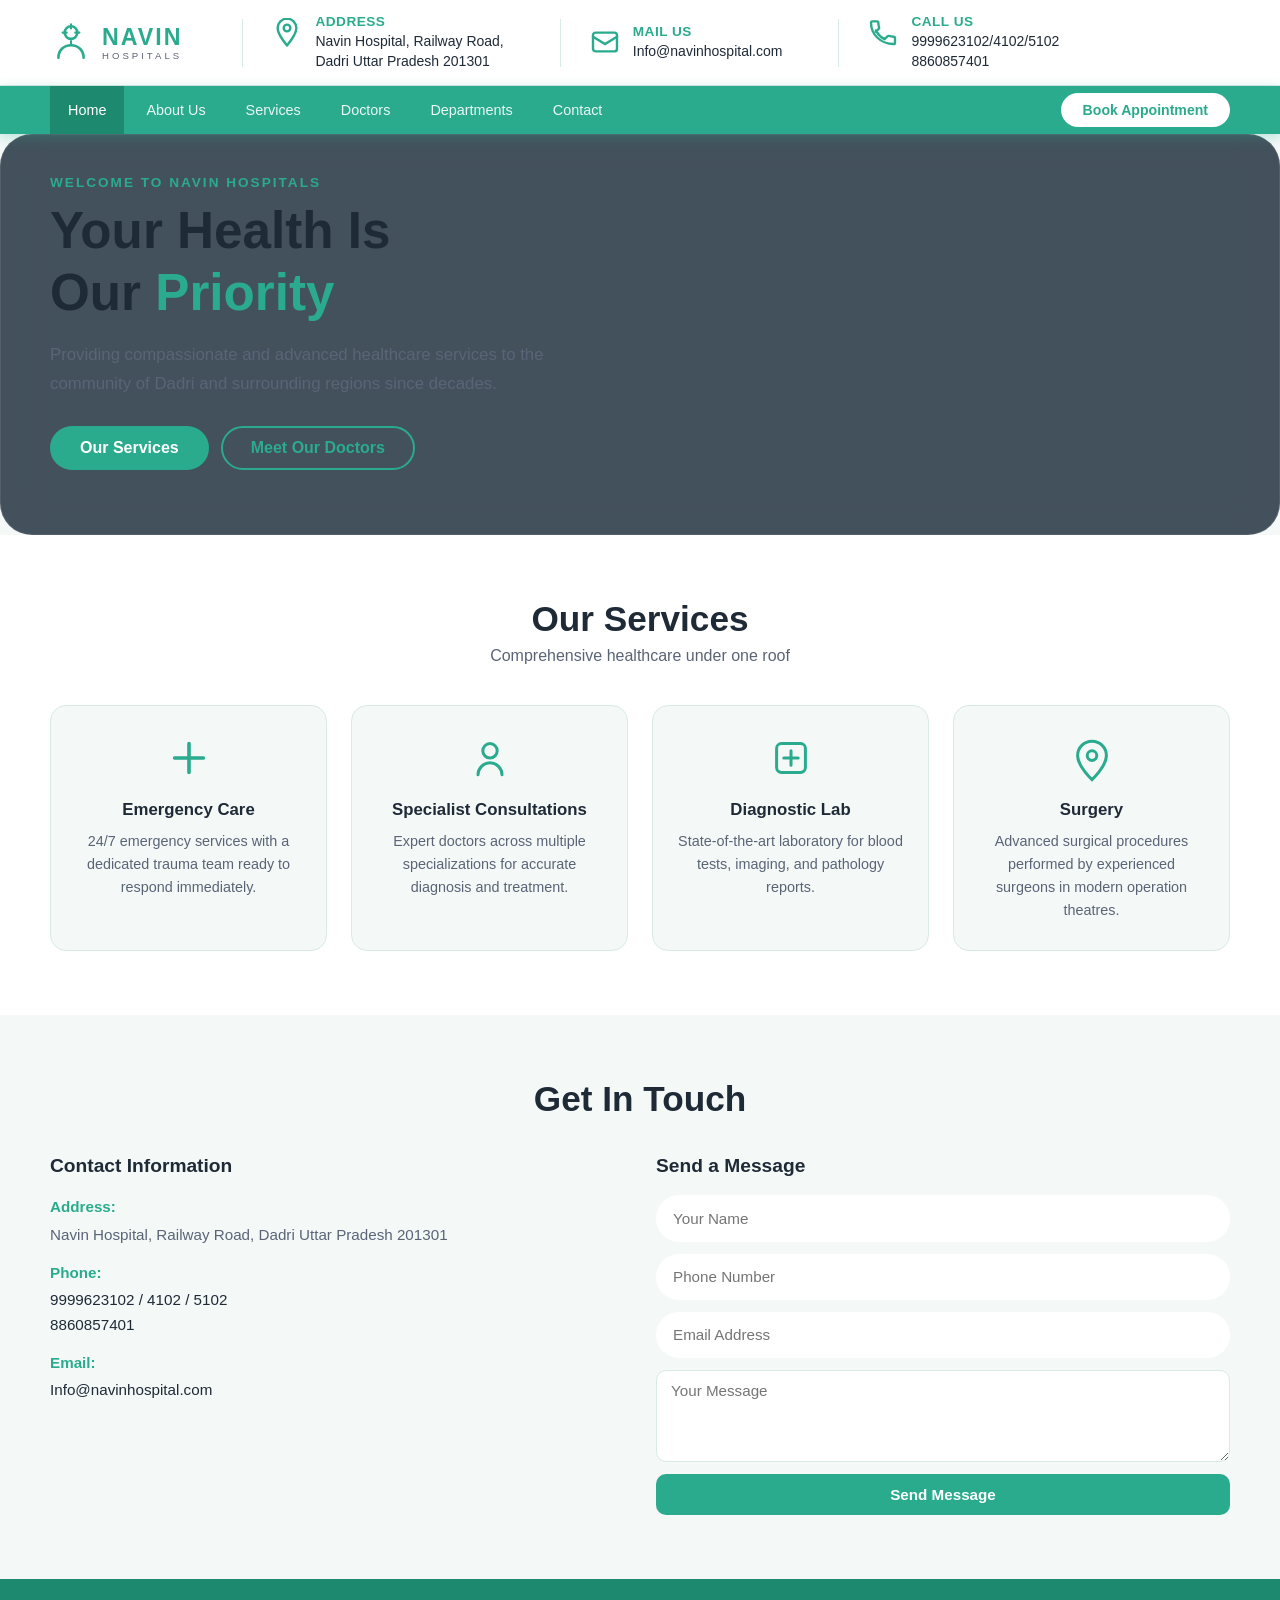
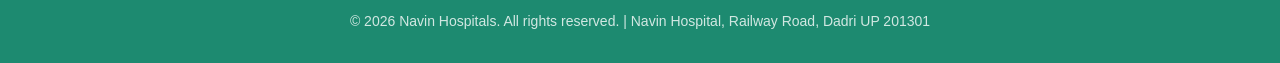
<file: index.html>
<!DOCTYPE html>
<html lang="en">
<head>
    <meta charset="UTF-8">
    <meta name="viewport" content="width=device-width, initial-scale=1.0">
    <title>Navin Hospitals</title>
    <link rel="stylesheet" href="css/style.css">
</head>
<body>

    <!-- Top Info Bar -->
    <div class="info-bar">
        <div class="container">
            <div class="info-brand">
                <div class="logo-icon">
                    <svg viewBox="0 0 40 40" fill="none" xmlns="http://www.w3.org/2000/svg" aria-hidden="true">
                        <circle cx="20" cy="12" r="6" stroke="#2aab8e" stroke-width="2.5"/>
                        <path d="M8 36c0-7 5-12 12-12s12 5 12 12" stroke="#2aab8e" stroke-width="2.5" stroke-linecap="round"/>
                        <path d="M20 4v4M20 20v4M12 12h4M24 12h4" stroke="#2aab8e" stroke-width="2" stroke-linecap="round"/>
                    </svg>
                </div>
                <div class="logo-text">
                    <span class="logo-name">NAVIN</span>
                    <span class="logo-sub">HOSPITALS</span>
                </div>
            </div>

            <div class="info-divider"></div>

            <div class="info-item">
                <div class="info-icon">
                    <svg viewBox="0 0 24 24" fill="none" xmlns="http://www.w3.org/2000/svg" aria-hidden="true">
                        <path d="M12 2C8.13 2 5 5.13 5 9c0 5.25 7 13 7 13s7-7.75 7-13c0-3.87-3.13-7-7-7z" stroke="#2aab8e" stroke-width="1.8"/>
                        <circle cx="12" cy="9" r="2.5" stroke="#2aab8e" stroke-width="1.8"/>
                    </svg>
                </div>
                <div class="info-content">
                    <strong>Address</strong>
                    <span>Navin Hospital, Railway Road,<br>Dadri Uttar Pradesh 201301</span>
                </div>
            </div>

            <div class="info-divider"></div>

            <div class="info-item">
                <div class="info-icon">
                    <svg viewBox="0 0 24 24" fill="none" xmlns="http://www.w3.org/2000/svg" aria-hidden="true">
                        <rect x="3" y="5" width="18" height="14" rx="2" stroke="#2aab8e" stroke-width="1.8"/>
                        <path d="M3 8l9 5.5L21 8" stroke="#2aab8e" stroke-width="1.8" stroke-linecap="round"/>
                    </svg>
                </div>
                <div class="info-content">
                    <strong>Mail Us</strong>
                    <a href="mailto:Info@navinhospital.com">Info@navinhospital.com</a>
                </div>
            </div>

            <div class="info-divider"></div>

            <div class="info-item">
                <div class="info-icon">
                    <svg viewBox="0 0 24 24" fill="none" xmlns="http://www.w3.org/2000/svg" aria-hidden="true">
                        <path d="M6.62 10.79a15.05 15.05 0 006.59 6.59l2.2-2.2a1 1 0 011.02-.24c1.12.37 2.33.57 3.57.57a1 1 0 011 1V20a1 1 0 01-1 1C10.18 21 3 13.82 3 5a1 1 0 011-1h3.5a1 1 0 011 1c0 1.25.2 2.45.57 3.57a1 1 0 01-.25 1.02l-2.2 2.2z" stroke="#2aab8e" stroke-width="1.8" stroke-linejoin="round"/>
                    </svg>
                </div>
                <div class="info-content">
                    <strong>Call Us</strong>
                    <span>9999623102/4102/5102<br>8860857401</span>
                </div>
            </div>
        </div>
    </div>

    <!-- Navigation -->
    <nav class="main-nav">
        <div class="container nav-inner">
            <ul class="nav-links">
                <li><a href="#" class="active">Home</a></li>
                <li><a href="#">About Us</a></li>
                <li><a href="#">Services</a></li>
                <li><a href="#">Doctors</a></li>
                <li><a href="#">Departments</a></li>
                <li><a href="#">Contact</a></li>
            </ul>
            <a href="#" class="btn-appointment">Book Appointment</a>
        </div>
    </nav>

    <!-- Hero Section -->
    <section class="hero">
        <div class="container hero-content">
            <p class="hero-tagline">Welcome to Navin Hospitals</p>
            <h1>Your Health Is<br>Our <span>Priority</span></h1>
            <p class="hero-desc">Providing compassionate and advanced healthcare services to the community of Dadri and surrounding regions since decades.</p>
            <div class="hero-actions">
                <a href="#" class="btn-primary">Our Services</a>
                <a href="#" class="btn-outline">Meet Our Doctors</a>
            </div>
        </div>
    </section>

    <!-- Services Section -->
    <section class="services">
        <div class="container">
            <h2 class="section-title">Our Services</h2>
            <p class="section-subtitle">Comprehensive healthcare under one roof</p>
            <div class="services-grid">
                <div class="service-card">
                    <div class="service-icon">
                        <svg viewBox="0 0 40 40" fill="none" xmlns="http://www.w3.org/2000/svg" aria-hidden="true">
                            <path d="M20 8v24M8 20h24" stroke="#2aab8e" stroke-width="3" stroke-linecap="round"/>
                        </svg>
                    </div>
                    <h3>Emergency Care</h3>
                    <p>24/7 emergency services with a dedicated trauma team ready to respond immediately.</p>
                </div>
                <div class="service-card">
                    <div class="service-icon">
                        <svg viewBox="0 0 40 40" fill="none" xmlns="http://www.w3.org/2000/svg" aria-hidden="true">
                            <circle cx="20" cy="14" r="6" stroke="#2aab8e" stroke-width="2.5"/>
                            <path d="M10 34c0-5.5 4.5-10 10-10s10 4.5 10 10" stroke="#2aab8e" stroke-width="2.5" stroke-linecap="round"/>
                        </svg>
                    </div>
                    <h3>Specialist Consultations</h3>
                    <p>Expert doctors across multiple specializations for accurate diagnosis and treatment.</p>
                </div>
                <div class="service-card">
                    <div class="service-icon">
                        <svg viewBox="0 0 40 40" fill="none" xmlns="http://www.w3.org/2000/svg" aria-hidden="true">
                            <rect x="8" y="8" width="24" height="24" rx="4" stroke="#2aab8e" stroke-width="2.5"/>
                            <path d="M14 20h12M20 14v12" stroke="#2aab8e" stroke-width="2.5" stroke-linecap="round"/>
                        </svg>
                    </div>
                    <h3>Diagnostic Lab</h3>
                    <p>State-of-the-art laboratory for blood tests, imaging, and pathology reports.</p>
                </div>
                <div class="service-card">
                    <div class="service-icon">
                        <svg viewBox="0 0 40 40" fill="none" xmlns="http://www.w3.org/2000/svg" aria-hidden="true">
                            <path d="M20 6C13.37 6 8 11.37 8 18c0 9 12 20 12 20s12-11 12-20c0-6.63-5.37-12-12-12z" stroke="#2aab8e" stroke-width="2.5"/>
                            <circle cx="20" cy="18" r="4" stroke="#2aab8e" stroke-width="2.5"/>
                        </svg>
                    </div>
                    <h3>Surgery</h3>
                    <p>Advanced surgical procedures performed by experienced surgeons in modern operation theatres.</p>
                </div>
            </div>
        </div>
    </section>

    <!-- Contact Section -->
    <section class="contact-section">
        <div class="container">
            <h2 class="section-title">Get In Touch</h2>
            <div class="contact-grid">
                <div class="contact-info">
                    <h3>Contact Information</h3>
                    <ul class="contact-list">
                        <li>
                            <strong>Address:</strong>
                            Navin Hospital, Railway Road, Dadri Uttar Pradesh 201301
                        </li>
                        <li>
                            <strong>Phone:</strong>
                            <a href="tel:9999623102">9999623102 / 4102 / 5102</a><br>
                            <a href="tel:8860857401">8860857401</a>
                        </li>
                        <li>
                            <strong>Email:</strong>
                            <a href="mailto:Info@navinhospital.com">Info@navinhospital.com</a>
                        </li>
                    </ul>
                </div>
                <div class="contact-form-wrap">
                    <h3>Send a Message</h3>
                    <form class="contact-form" id="contactForm">
                        <input type="text" name="name" placeholder="Your Name" required>
                        <input type="tel" name="phone" placeholder="Phone Number" required>
                        <input type="email" name="email" placeholder="Email Address">
                        <textarea name="message" rows="4" placeholder="Your Message" required></textarea>
                        <button type="submit">Send Message</button>
                    </form>
                </div>
            </div>
        </div>
    </section>

    <!-- Footer -->
    <footer class="site-footer">
        <div class="container">
            <p>&copy; 2026 Navin Hospitals. All rights reserved. | Navin Hospital, Railway Road, Dadri UP 201301</p>
        </div>
    </footer>

    <script src="js/script.js"></script>
</body>
</html>
</file>
<file: css/style.css>
:root {
    --bg: #04111c;
    --bg-soft: #0a1d2c;
    --accent: #f3b057;
    --accent-strong: #ff8f3f;
    --text: #f8fbff;
    --muted: #a6b5c7;
    --card: rgba(9, 25, 40, 0.75);
    --border: rgba(255, 255, 255, 0.08);

    /* Hospital theme */
    --h-primary: #2aab8e;
    --h-primary-dark: #1d8a70;
    --h-text: #1f2a37;
    --h-muted: #5a6476;
    --h-bg: #f4f9f8;
    --h-white: #ffffff;
    --h-border: #d9eae6;
}

* {
    box-sizing: border-box;
}

body {
    font-family: 'Segoe UI', Tahoma, Geneva, Verdana, sans-serif;
    margin: 0;
    background: var(--h-bg);
    color: var(--h-text);
    min-height: 100vh;
}

/* ── Layout ─────────────────────────────────── */
.container {
    width: min(1180px, 94vw);
    margin: 0 auto;
}

/* ── Top Info Bar ────────────────────────────── */
.info-bar {
    background: var(--h-white);
    border-bottom: 1px solid var(--h-border);
    padding: 14px 0;
    box-shadow: 0 2px 8px rgba(42, 171, 142, 0.07);
}

.info-bar .container {
    display: flex;
    align-items: center;
    gap: 0;
    flex-wrap: wrap;
}

.info-brand {
    display: flex;
    align-items: center;
    gap: 10px;
    padding-right: 32px;
}

.logo-icon svg {
    width: 42px;
    height: 42px;
}

.logo-text {
    display: flex;
    flex-direction: column;
    line-height: 1.15;
}

.logo-name {
    font-size: 1.45rem;
    font-weight: 800;
    color: var(--h-primary);
    letter-spacing: 2px;
}

.logo-sub {
    font-size: 0.6rem;
    letter-spacing: 3px;
    color: var(--h-muted);
    text-transform: uppercase;
}

.info-divider {
    width: 1px;
    height: 48px;
    background: var(--h-border);
    margin: 0 28px;
    flex-shrink: 0;
}

.info-item {
    display: flex;
    align-items: flex-start;
    gap: 12px;
    padding: 0 28px 0 0;
}

.info-icon svg {
    width: 32px;
    height: 32px;
    flex-shrink: 0;
    margin-top: 2px;
}

.info-content {
    display: flex;
    flex-direction: column;
    gap: 3px;
}

.info-content strong {
    font-size: 0.85rem;
    font-weight: 700;
    color: var(--h-primary);
    text-transform: uppercase;
    letter-spacing: 0.5px;
}

.info-content span,
.info-content a {
    font-size: 0.875rem;
    color: var(--h-text);
    text-decoration: none;
    line-height: 1.4;
}

.info-content a:hover {
    color: var(--h-primary);
}

/* ── Main Navigation ──────────────────────────── */
.main-nav {
    background: var(--h-primary);
    padding: 0;
    position: sticky;
    top: 0;
    z-index: 100;
    box-shadow: 0 3px 12px rgba(42, 171, 142, 0.3);
}

.nav-inner {
    display: flex;
    align-items: center;
    justify-content: space-between;
}

.nav-links {
    list-style: none;
    margin: 0;
    padding: 0;
    display: flex;
    gap: 4px;
}

.nav-links a {
    display: block;
    padding: 16px 18px;
    color: rgba(255, 255, 255, 0.9);
    text-decoration: none;
    font-size: 0.9rem;
    font-weight: 500;
    transition: background 0.2s ease, color 0.2s ease;
}

.nav-links a:hover,
.nav-links a.active {
    background: var(--h-primary-dark);
    color: #fff;
}

.btn-appointment {
    display: inline-block;
    background: #fff;
    color: var(--h-primary);
    padding: 9px 22px;
    border-radius: 999px;
    font-weight: 700;
    font-size: 0.88rem;
    text-decoration: none;
    white-space: nowrap;
    transition: background 0.2s ease, color 0.2s ease;
}

.btn-appointment:hover {
    background: var(--h-primary-dark);
    color: #fff;
}

/* ── Hero ─────────────────────────────────────── */
.hero {
    background: linear-gradient(135deg, #e8f7f4 0%, #d0efea 60%, #b8e5dd 100%);
    padding: 72px 0 80px;
    border-bottom: 1px solid var(--h-border);
}

.hero-tagline {
    font-size: 0.85rem;
    text-transform: uppercase;
    letter-spacing: 2px;
    color: var(--h-primary);
    font-weight: 600;
    margin: 0 0 10px;
}

.hero-content h1 {
    font-size: clamp(2.2rem, 4vw, 3.2rem);
    font-weight: 800;
    margin: 0 0 18px;
    color: var(--h-text);
    line-height: 1.2;
}

.hero-content h1 span {
    color: var(--h-primary);
}

.hero-desc {
    font-size: 1.05rem;
    color: var(--h-muted);
    max-width: 540px;
    line-height: 1.7;
    margin: 0 0 28px;
}

.hero-actions {
    display: flex;
    gap: 14px;
    flex-wrap: wrap;
}

.btn-primary {
    display: inline-block;
    background: var(--h-primary);
    color: #fff;
    padding: 13px 30px;
    border-radius: 999px;
    font-weight: 700;
    text-decoration: none;
    transition: background 0.2s ease, transform 0.2s ease;
}

.btn-primary:hover {
    background: var(--h-primary-dark);
    transform: translateY(-2px);
}

.btn-outline {
    display: inline-block;
    border: 2px solid var(--h-primary);
    color: var(--h-primary);
    padding: 11px 28px;
    border-radius: 999px;
    font-weight: 700;
    text-decoration: none;
    transition: background 0.2s ease, color 0.2s ease, transform 0.2s ease;
}

.btn-outline:hover {
    background: var(--h-primary);
    color: #fff;
    transform: translateY(-2px);
}

/* ── Services ─────────────────────────────────── */
.services {
    padding: 64px 0;
    background: var(--h-white);
}

.section-title {
    text-align: center;
    font-size: clamp(1.6rem, 3vw, 2.2rem);
    font-weight: 700;
    color: var(--h-text);
    margin: 0 0 8px;
}

.section-subtitle {
    text-align: center;
    color: var(--h-muted);
    margin: 0 0 40px;
    font-size: 1rem;
}

.services-grid {
    display: grid;
    grid-template-columns: repeat(auto-fit, minmax(230px, 1fr));
    gap: 24px;
}

.service-card {
    background: var(--h-bg);
    border: 1px solid var(--h-border);
    border-radius: 16px;
    padding: 28px 24px;
    text-align: center;
    transition: box-shadow 0.2s ease, transform 0.2s ease;
}

.service-card:hover {
    box-shadow: 0 8px 24px rgba(42, 171, 142, 0.15);
    transform: translateY(-3px);
}

.service-icon svg {
    width: 48px;
    height: 48px;
    margin-bottom: 14px;
}

.service-card h3 {
    font-size: 1.05rem;
    font-weight: 700;
    color: var(--h-text);
    margin: 0 0 10px;
}

.service-card p {
    font-size: 0.9rem;
    color: var(--h-muted);
    line-height: 1.6;
    margin: 0;
}

/* ── Contact Section ──────────────────────────── */
.contact-section {
    padding: 64px 0;
    background: var(--h-bg);
}

.contact-grid {
    display: grid;
    grid-template-columns: repeat(auto-fit, minmax(280px, 1fr));
    gap: 32px;
    margin-top: 36px;
}

.contact-info h3,
.contact-form-wrap h3 {
    font-size: 1.2rem;
    font-weight: 700;
    color: var(--h-text);
    margin: 0 0 18px;
}

.contact-list {
    list-style: none;
    padding: 0;
    margin: 0;
    display: flex;
    flex-direction: column;
    gap: 14px;
}

.contact-list li {
    font-size: 0.95rem;
    color: var(--h-muted);
    line-height: 1.6;
}

.contact-list strong {
    display: block;
    color: var(--h-primary);
    font-weight: 700;
    margin-bottom: 3px;
}

.contact-list a {
    color: var(--h-text);
    text-decoration: none;
}

.contact-list a:hover {
    color: var(--h-primary);
}

.contact-form {
    display: flex;
    flex-direction: column;
    gap: 12px;
}

.contact-form input,
.contact-form textarea {
    border: 1px solid var(--h-border);
    border-radius: 10px;
    padding: 11px 14px;
    font: inherit;
    font-size: 0.95rem;
    background: var(--h-white);
    color: var(--h-text);
    transition: border-color 0.2s ease;
}

.contact-form input:focus,
.contact-form textarea:focus {
    outline: none;
    border-color: var(--h-primary);
}

.contact-form button {
    background: var(--h-primary);
    color: #fff;
    border: none;
    border-radius: 10px;
    padding: 12px;
    font: inherit;
    font-weight: 700;
    font-size: 0.95rem;
    cursor: pointer;
    transition: background 0.2s ease;
}

.contact-form button:hover {
    background: var(--h-primary-dark);
}

.form-success {
    color: var(--h-primary-dark);
    background: #e6f7f3;
    border: 1px solid var(--h-primary);
    border-radius: 8px;
    padding: 10px 14px;
    font-size: 0.9rem;
    margin: 0;
}

/* ── Footer ───────────────────────────────────── */
.site-footer {
    background: var(--h-primary-dark);
    color: rgba(255, 255, 255, 0.8);
    padding: 20px 0;
    text-align: center;
    font-size: 0.875rem;
}

/* ── Responsive ───────────────────────────────── */
@media (max-width: 768px) {
    .info-bar .container {
        flex-direction: column;
        align-items: flex-start;
        gap: 16px;
    }

    .info-divider {
        display: none;
    }

    .info-brand {
        padding-right: 0;
    }

    .info-item {
        padding-right: 0;
    }

    .nav-inner {
        flex-direction: column;
        align-items: flex-start;
    }

    .nav-links {
        flex-wrap: wrap;
        width: 100%;
    }

    .btn-appointment {
        margin: 10px 0 14px;
    }

    .hero {
        padding: 44px 0 50px;
    }
}

.page-shell {
    max-width: 1200px;
    margin: 0 auto;
    padding: 2rem clamp(1rem, 4vw, 3rem) 3rem;
    position: relative;
}

.page-shell::before {
    content: '';
    position: absolute;
    inset: 1rem;
    border: 1px solid rgba(255, 255, 255, 0.05);
    border-radius: 32px;
    pointer-events: none;
    z-index: -1;
}

.site-header {
    display: flex;
    align-items: center;
    justify-content: space-between;
    gap: 1rem;
    padding: 1rem 0 2rem;
}

.brand {
    display: flex;
    align-items: center;
    gap: 0.75rem;
}

.brand-badge {
    display: inline-flex;
    align-items: center;
    justify-content: center;
    width: 42px;
    height: 42px;
    border-radius: 12px;
    background: var(--accent);
    color: #0f1014;
    font-weight: 700;
    letter-spacing: 1px;
    text-transform: uppercase;
}

.site-header h1 {
    margin: 0;
    font-size: 1.2rem;
    font-weight: 600;
    color: var(--muted);
}

nav {
    display: flex;
    gap: 1.5rem;
}

nav a {
    color: var(--text);
    text-decoration: none;
    font-weight: 500;
    position: relative;
}

nav a::after {
    content: '';
    position: absolute;
    left: 0;
    bottom: -4px;
    width: 100%;
    height: 2px;
    background: var(--accent);
    opacity: 0;
    transform: scaleX(0.5);
    transition: opacity 0.2s ease, transform 0.2s ease;
}

nav a:hover::after,
nav a:focus-visible::after {
    opacity: 1;
    transform: scaleX(1);
}

.ghost-btn,
.solid-btn,
button {
    border: none;
    border-radius: 999px;
    padding: 0.85rem 1.75rem;
    font-weight: 600;
    font-size: 0.95rem;
    cursor: pointer;
    transition: transform 0.2s ease, box-shadow 0.2s ease;
}

.ghost-btn {
    background: transparent;
    color: var(--text);
    border: 1px solid var(--border);
}

.solid-btn,
.product button {
    background: linear-gradient(135deg, var(--accent), var(--accent-strong));
    color: #0f1014;
}

.ghost-btn:hover,
.solid-btn:hover,
.product button:hover {
    transform: translateY(-2px);
    box-shadow: 0 10px 20px rgba(243, 176, 87, 0.25);
}

main {
    display: flex;
    flex-direction: column;
    gap: 3rem;
}

.hero {
    display: grid;
    grid-template-columns: repeat(auto-fit, minmax(280px, 1fr));
    gap: 2rem;
    padding: 2.5rem;
    background: var(--card);
    border-radius: 32px;
    border: 1px solid var(--border);
    backdrop-filter: blur(20px);
}

.hero-copy h2 {
    font-size: clamp(2rem, 4vw, 3rem);
    margin: 0.5rem 0 1rem;
}

.eyebrow {
    text-transform: uppercase;
    letter-spacing: 0.2em;
    font-size: 0.75rem;
    color: var(--muted);
    margin: 0;
}

.hero-actions {
    display: flex;
    flex-wrap: wrap;
    gap: 0.75rem;
    margin: 1.5rem 0;
}

.hero-stats {
    list-style: none;
    padding: 0;
    margin: 0;
    display: flex;
    gap: 1.5rem;
}

.hero-stats span {
    font-size: 1.4rem;
    font-weight: 600;
}

.hero-media {
    display: grid;
    gap: 1rem;
}

.hero-card {
    background: rgba(255, 255, 255, 0.05);
    border-radius: 24px;
    overflow: hidden;
    border: 1px solid var(--border);
    position: relative;
}

.hero-card.secondary {
    max-width: 70%;
    margin-left: auto;
}

.hero-card img {
    width: 100%;
    height: 260px;
    object-fit: cover;
    display: block;
}

.hero-card-info {
    display: flex;
    justify-content: space-between;
    padding: 1rem 1.5rem;
}

.section-heading {
    display: flex;
    align-items: baseline;
    justify-content: space-between;
    gap: 1rem;
}

.products .product-grid {
    display: grid;
    grid-template-columns: repeat(auto-fit, minmax(260px, 1fr));
    gap: 1.5rem;
    margin-top: 1.5rem;
}

.product {
    background: rgba(255, 255, 255, 0.04);
    border-radius: 28px;
    overflow: hidden;
    border: 1px solid var(--border);
    display: flex;
    flex-direction: column;
}

.product img {
    width: 100%;
    height: 240px;
    object-fit: cover;
}

.product-body {
    padding: 1.5rem;
    display: flex;
    flex-direction: column;
    gap: 1rem;
}

.description {
    color: var(--muted);
    margin-top: 0.25rem;
}

.product-meta {
    display: flex;
    align-items: center;
    justify-content: space-between;
}

.price {
    font-size: 1.5rem;
    font-weight: 600;
}

.highlights {
    display: grid;
    grid-template-columns: repeat(auto-fit, minmax(200px, 1fr));
    gap: 1rem;
}

.highlight-card {
    padding: 1.5rem;
    background: rgba(255, 255, 255, 0.05);
    border-radius: 24px;
    border: 1px solid var(--border);
    min-height: 180px;
}

.contact {
    padding: 2rem;
    border-radius: 28px;
    border: 1px solid var(--border);
    background: linear-gradient(135deg, rgba(243, 176, 87, 0.1), rgba(4, 17, 28, 0.9));
    display: flex;
    flex-wrap: wrap;
    gap: 1.5rem;
    align-items: center;
}

.contact-form {
    display: flex;
    gap: 0.75rem;
    flex-wrap: wrap;
}

.contact-form input {
    flex: 1;
    min-width: 220px;
    padding: 0.85rem 1rem;
    border-radius: 999px;
    border: 1px solid transparent;
}

footer {
    text-align: center;
    color: var(--muted);
    padding-top: 2rem;
    font-size: 0.9rem;
}

@media (max-width: 768px) {
    nav {
        flex-wrap: wrap;
        justify-content: center;
    }

    .hero-stats {
        flex-direction: column;
        align-items: flex-start;
    }

    .site-header {
        flex-direction: column;
    }

    .hero-card.secondary {
        max-width: 100%;
        margin-left: 0;
    }

    .contact-form {
        flex-direction: column;
    }

    .ghost-btn,
    .solid-btn,
    button {
        width: 100%;
        text-align: center;
    }
}
</file>
